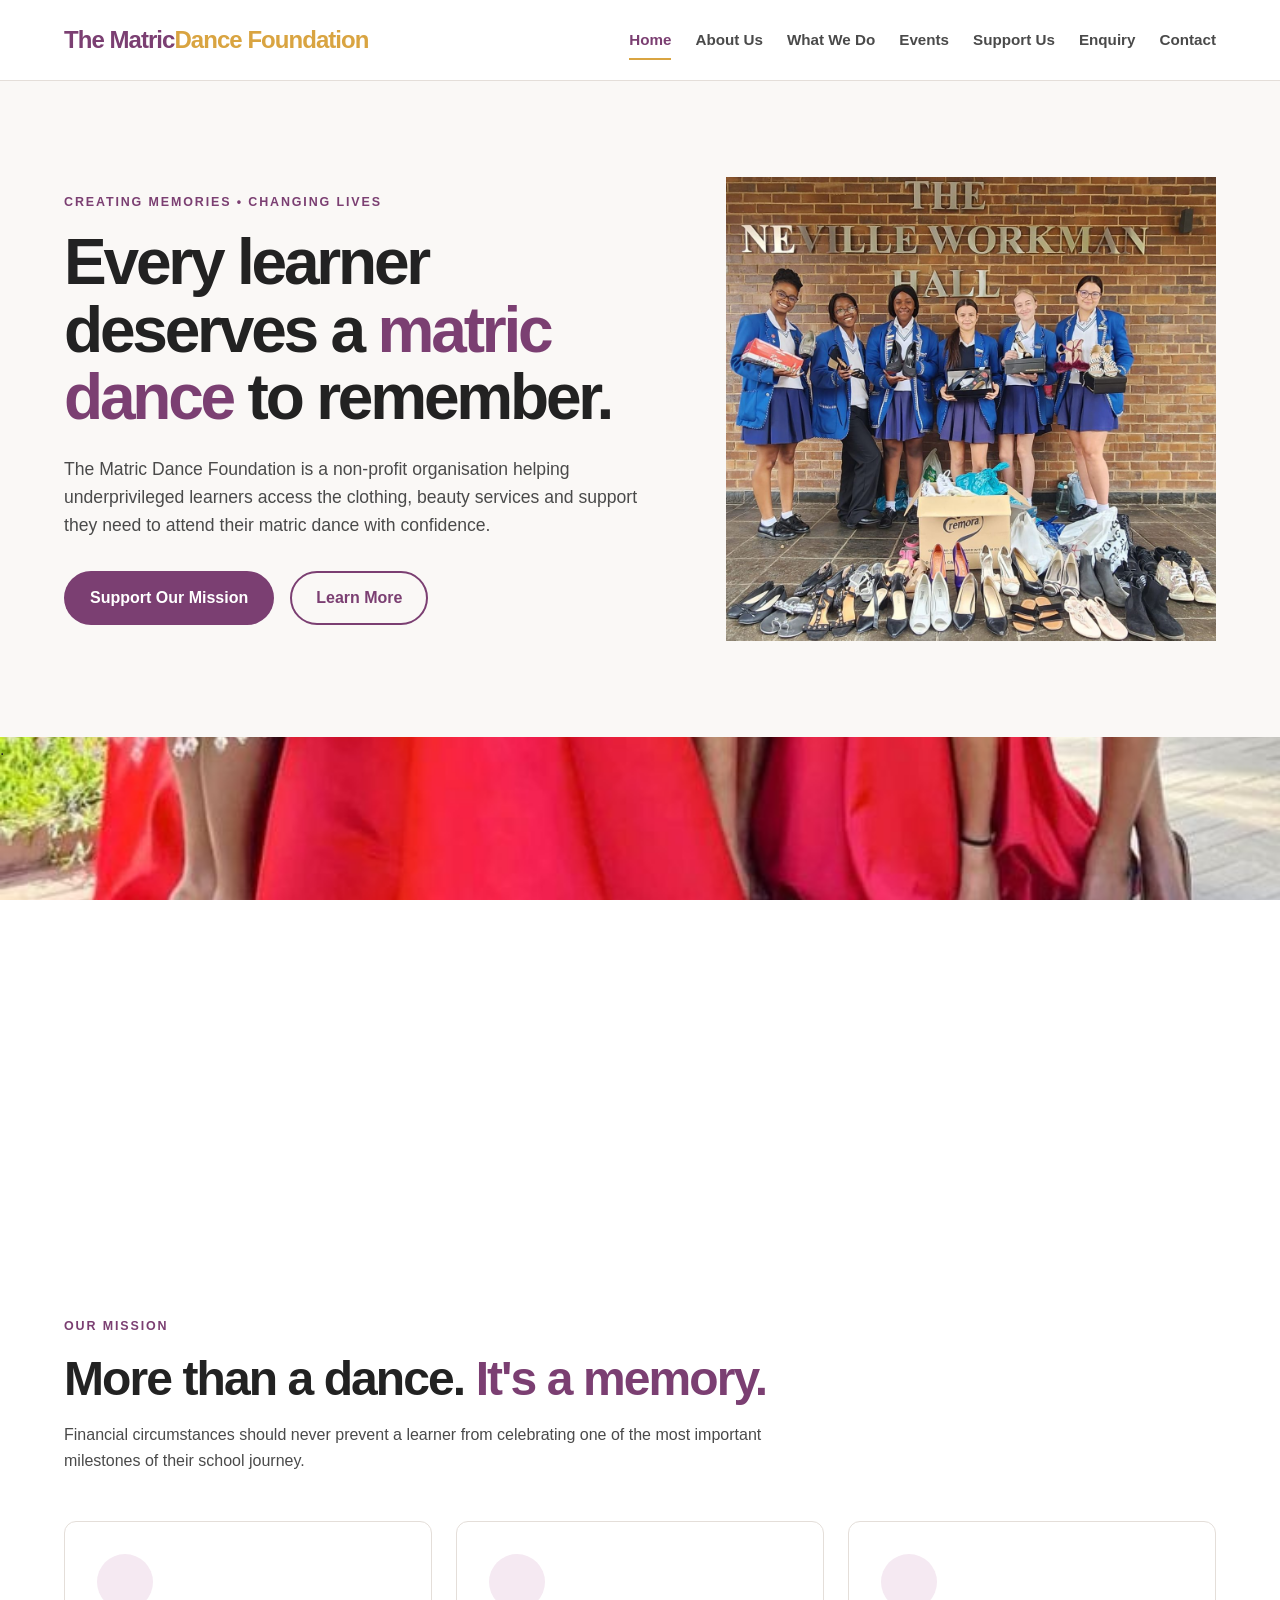
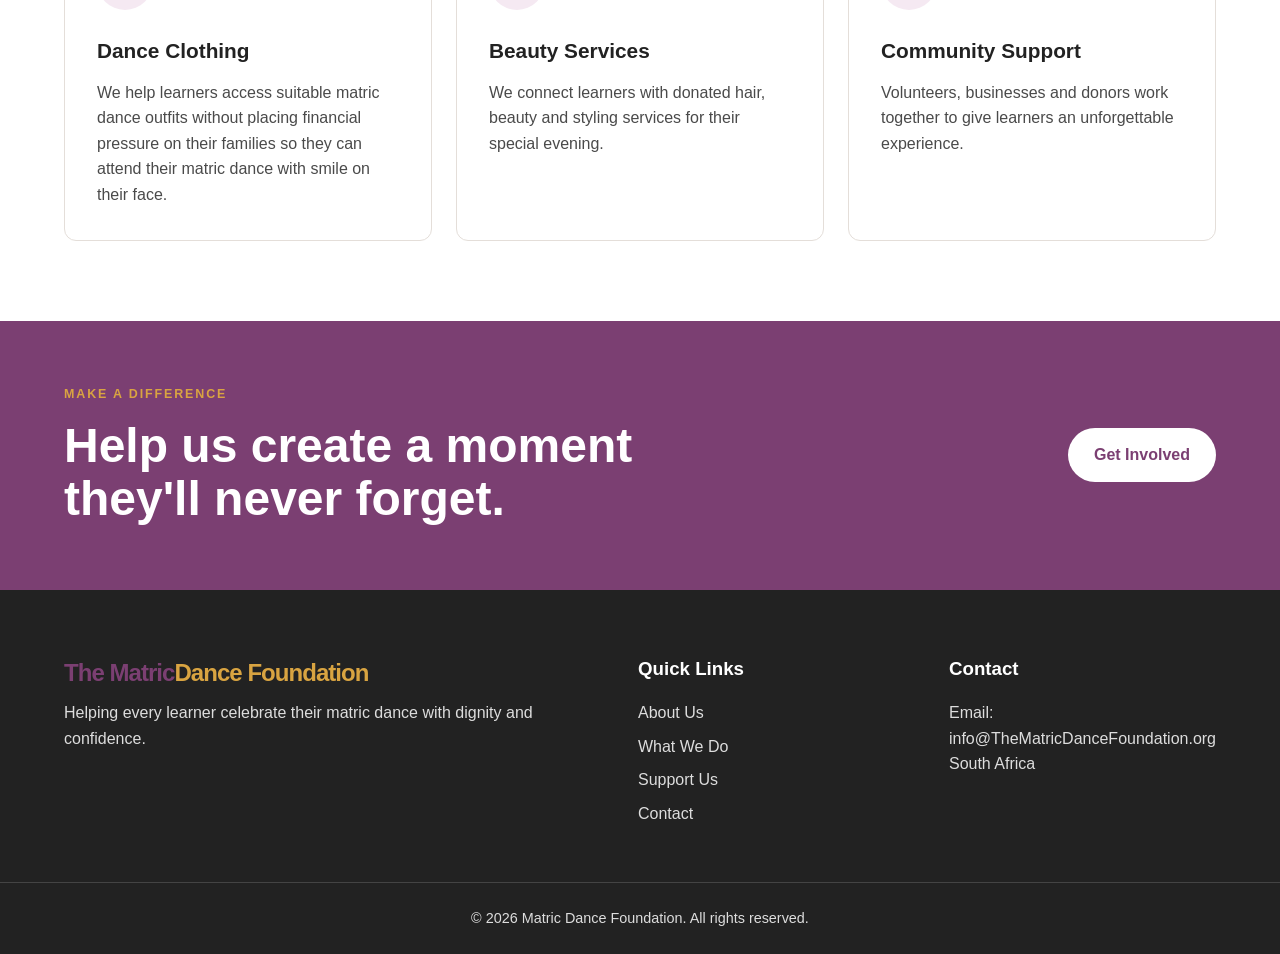
<file: web- developmentL-part3/index.html>
<!DOCTYPE html>
<html lang="en">

<head>
    <meta charset="UTF-8">
    <meta name="viewport" content="width=device-width, initial-scale=1.0">
    <meta name="description"
        content="The Matric Dance Foundation helps underprivileged learners experience a memorable matric dance.">
    <title>The Matric Dance Foundation | Home</title>
    <link rel="stylesheet" href="style.css">
    <meta name="robots" content="index, follow">
    <meta property="og:title" content="The Matric Dance Foundation">
    <meta property="og:type" content="website">
</head>

<body>

    <!-- ================= HEADER ================= -->
    <header class="site-header">
        <div class="container navigation">
            <a href="index.html" class="logo">
                The Matric<span>Dance Foundation</span>
            </a>
            <nav class="main-nav" aria-label="Main navigation">
                <a href="index.html" class="active">Home</a>
                <a href="about.html">About Us</a>
                <a href="service.html">What We Do</a>
                <a href="events.html">Events</a>
                <a href="donate.html">Support Us</a>
                <a href="enquiry.html">Enquiry</a>
                <a href="contact.html">Contact</a>
            </nav>
        </div>
    </header>

    <!-- ================= HERO SECTION ================= -->
    <main>
        <section class="hero">
            <div class="container hero-content">
                <div class="hero-text">
                    <p class="eyebrow">CREATING MEMORIES • CHANGING LIVES</p>
                    <h1>
                        Every learner deserves
                        a <span>matric dance</span>
                        to remember.
                    </h1>
                    <p class="hero-description">
                        The Matric Dance Foundation is a non-profit organisation
                        helping underprivileged learners access the clothing,
                        beauty services and support they need to attend their
                        matric dance with confidence.
                    </p>
                    <div class="hero-buttons">
                        <a href="donate.html" class="btn btn-primary">
                            Support Our Mission
                        </a>
                        <a href="about.html" class="btn btn-secondary">
                            Learn More
                        </a>
                    </div>
                </div>

                <!-- Responsive image -->
                <div class="matric-kids">
                    <picture>
                        <source
                            media="(max-width: 600px)"
                            srcset="images/matric-dance-learners-600.jpg">
                        <source
                            media="(max-width: 1200px)"
                            srcset="images/matric-dance-learners-1000.jpg">
                        <img
                            src="images/matric-dance-learners.jpg" width="1200" height="1138"
                            sizes="(max-width: 600px) 100vw, (max-width: 1200px) 50vw, 600px"
                            alt="Matric students celebrating at their matric dance"
                            loading="lazy">
                    </picture>
                </div>
            </div>
        </section>

        <!-- ================= BACKGROUND IMAGE SECTION ================= -->
        <section class="background-image-section" style="background-image: url('images/background-celebration.jpg'); background-size: cover; background-position: center; background-attachment: fixed; min-height: 500px; width: 100%; margin: 0; padding: 0;">
            <div class="background-overlay">
                <h2></h2>
                <p>.</p>
            </div>
        </section>

        <!-- ================= MISSION ================= -->
        <section class="section">
            <div class="container">
                <div class="section-heading">
                    <p class="eyebrow">OUR MISSION</p>
                    <h2>
                        More than a dance.
                        <span>It's a memory.</span>
                    </h2>
                    <p>
                        Financial circumstances should never prevent a learner
                        from celebrating one of the most important milestones
                        of their school journey.
                    </p>
                </div>

                <div class="feature-grid">
                    <article class="feature-card">
                        <div class="feature-icon"></div>
                        <h3>Dance Clothing</h3>
                        <p>
                            We help learners access suitable matric dance
                            outfits without placing financial pressure on
                            their families so they can attend their matric dance with smile on their face.
                        </p>
                    </article>

                    <article class="feature-card">
                        <div class="feature-icon"></div>
                        <h3>Beauty Services</h3>
                        <p>
                            We connect learners with donated hair, beauty
                            and styling services for their special evening.
                        </p>
                    </article>

                    <article class="feature-card">
                        <div class="feature-icon"></div>
                        <h3>Community Support</h3>
                        <p>
                            Volunteers, businesses and donors work together
                            to give learners an unforgettable experience.
                        </p>
                    </article>
                </div>
            </div>
        </section>

        <!-- ================= CALL TO ACTION ================= -->
        <section class="cta-section">
            <div class="container cta-content">
                <div>
                    <p class="eyebrow">MAKE A DIFFERENCE</p>
                    <h2>
                        Help us create a moment
                        they'll never forget.
                    </h2>
                </div>
                <a href="donate.html" class="btn btn-light">
                    Get Involved
                </a>
            </div>
        </section>
    </main>

    <!-- ================= FOOTER ================= -->
    <footer class="site-footer">
        <div class="container footer-grid">
            <div>
                <a href="index.html" class="logo footer-logo">
                    The Matric<span>Dance Foundation</span>
                </a>
                <p>
                    Helping every learner celebrate their
                    matric dance with dignity and confidence.
                </p>
            </div>

            <div>
                <h3>Quick Links</h3>
                <a href="about.html">About Us</a>
                <a href="service.html">What We Do</a>
                <a href="donate.html">Support Us</a>
                <a href="contact.html">Contact</a>
            </div>

            <div>
                <h3>Contact</h3>
                <p>Email: info@TheMatricDanceFoundation.org</p>
                <p>South Africa</p>
            </div>
        </div>

        <div class="footer-bottom">
            <p>
                &copy; 2026 Matric Dance Foundation.
                All rights reserved.
            </p>
        </div>
    </footer>

    <script src="js/script.js" defer></script>
</body>

</html>
</file>
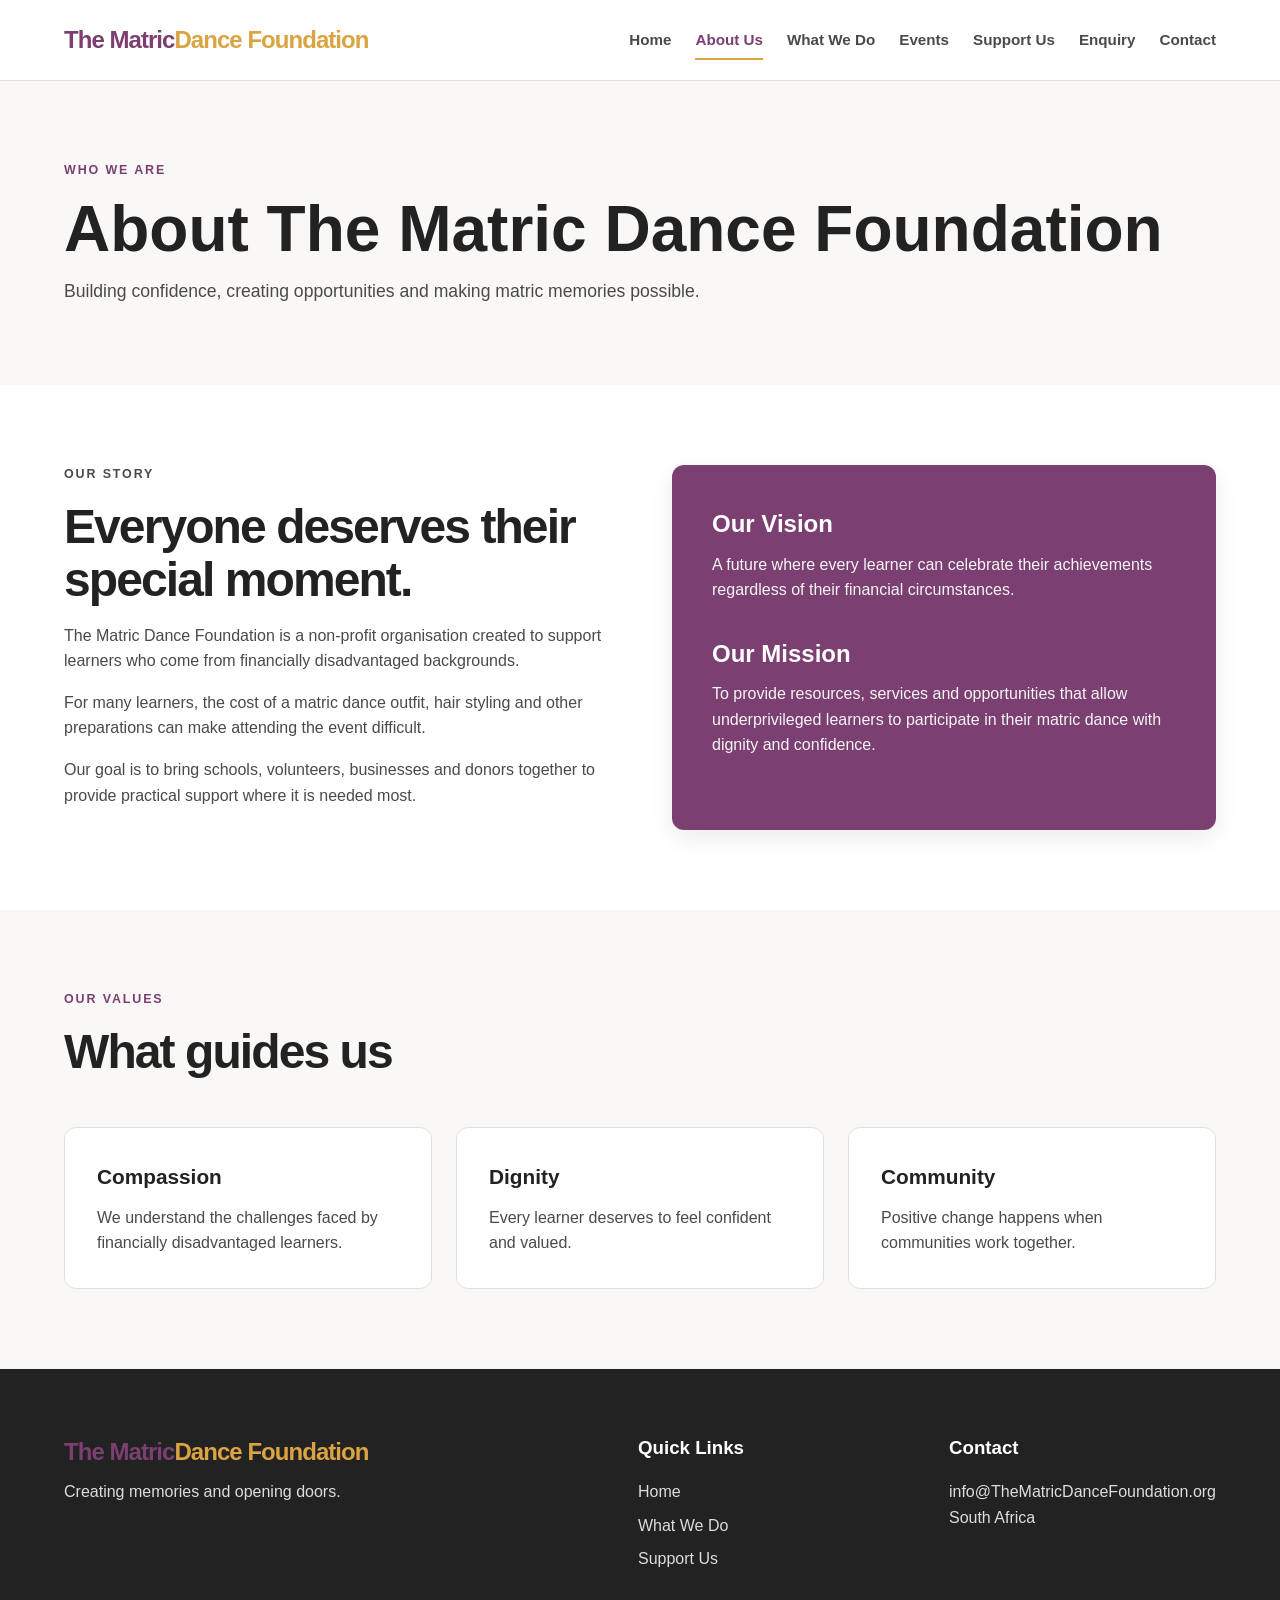
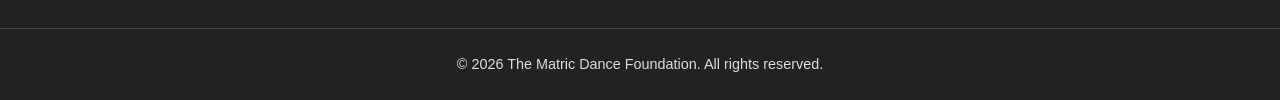
<file: web- developmentL-part3/about.html>
<!DOCTYPE html>
<html lang="en">

<head>

    <meta charset="UTF-8">

    <meta name="viewport" content="width=device-width, initial-scale=1.0">

    <meta name="description"
        content="Learn about The Matric Dance Foundation and our mission.">

    <title>About Us | The Matric Dance Foundation</title>

    <link rel="stylesheet" href="style.css">

    <meta name="robots" content="index, follow">
    <meta property="og:title" content="The Matric Dance Foundation">
    <meta property="og:type" content="website">
</head>

<body>


    <!-- HEADER -->

    <header class="site-header">

        <div class="container navigation">

            <a href="index.html" class="logo">
               The  Matric<span>Dance Foundation</span>
            </a>

            <nav class="main-nav">

                <a href="index.html">Home</a>
                <a href="about.html" class="active">About Us</a>
                <a href="service.html">What We Do</a>
                <a href="events.html">Events</a>
                <a href="donate.html">Support Us</a>
                <a href="enquiry.html">Enquiry</a>
                <a href="contact.html">Contact</a>

            </nav>

        </div>

    </header>


    <main>

        <!-- PAGE HERO -->

        <section class="page-hero">

            <div class="container">

                <p class="eyebrow">WHO WE ARE</p>

                <h1>About  The Matric Dance Foundation</h1>

                <p>
                    Building confidence, creating opportunities
                    and making matric memories possible.
                </p>

            </div>

        </section>


        <!-- ABOUT CONTENT -->

        <section class="section">

            <div class="container two-column">

                <div>

                    <p class="eyebrow">OUR STORY</p>

                    <h2>
                        Everyone deserves
                        their special moment.
                    </h2>

                    <p>
                        The Matric Dance Foundation is a non-profit
                        organisation created to support learners who
                        come from financially disadvantaged backgrounds.
                    </p>

                    <p>
                        For many learners, the cost of a matric dance
                        outfit, hair styling and other preparations can
                        make attending the event difficult.
                    </p>

                    <p>
                        Our goal is to bring schools, volunteers,
                        businesses and donors together to provide
                        practical support where it is needed most.
                    </p>

                </div>


                <div class="about-box">

                    <h3>Our Vision</h3>

                    <p>
                        A future where every learner can celebrate
                        their achievements regardless of their
                        financial circumstances.
                    </p>

                    <h3>Our Mission</h3>

                    <p>
                        To provide resources, services and opportunities
                        that allow underprivileged learners to participate
                        in their matric dance with dignity and confidence.
                    </p>

                </div>

            </div>

        </section>


        <!-- VALUES -->

        <section class="section section-alt">

            <div class="container">

                <div class="section-heading">

                    <p class="eyebrow">OUR VALUES</p>

                    <h2>What guides us</h2>

                </div>


                <div class="feature-grid">

                    <article class="feature-card">

                        <h3>Compassion</h3>

                        <p>
                            We understand the challenges faced by
                            financially disadvantaged learners.
                        </p>

                    </article>


                    <article class="feature-card">

                        <h3>Dignity</h3>

                        <p>
                            Every learner deserves to feel confident
                            and valued.
                        </p>

                    </article>


                    <article class="feature-card">

                        <h3>Community</h3>

                        <p>
                            Positive change happens when communities
                            work together.
                        </p>

                    </article>

                </div>

            </div>

        </section>

    </main>


    <!-- FOOTER -->

    <footer class="site-footer">

        <div class="container footer-grid">

            <div>

                <a href="index.html" class="logo footer-logo">
                   The  Matric<span>Dance Foundation</span>
                </a>

                <p>
                    Creating memories and opening doors.
                </p>

            </div>


            <div>

                <h3>Quick Links</h3>

                <a href="index.html">Home</a>
                <a href="service.html">What We Do</a>
                <a href="donate.html">Support Us</a>

            </div>


            <div>

                <h3>Contact</h3>

                <p>info@TheMatricDanceFoundation.org</p>
                <p>South Africa</p>

            </div>

        </div>


        <div class="footer-bottom">

            <p>
                &copy; 2026 The Matric Dance Foundation.
                All rights reserved.
            </p>

        </div>

    </footer>

    <script src="js/script.js" defer></script>
</body>

</html>
</file>
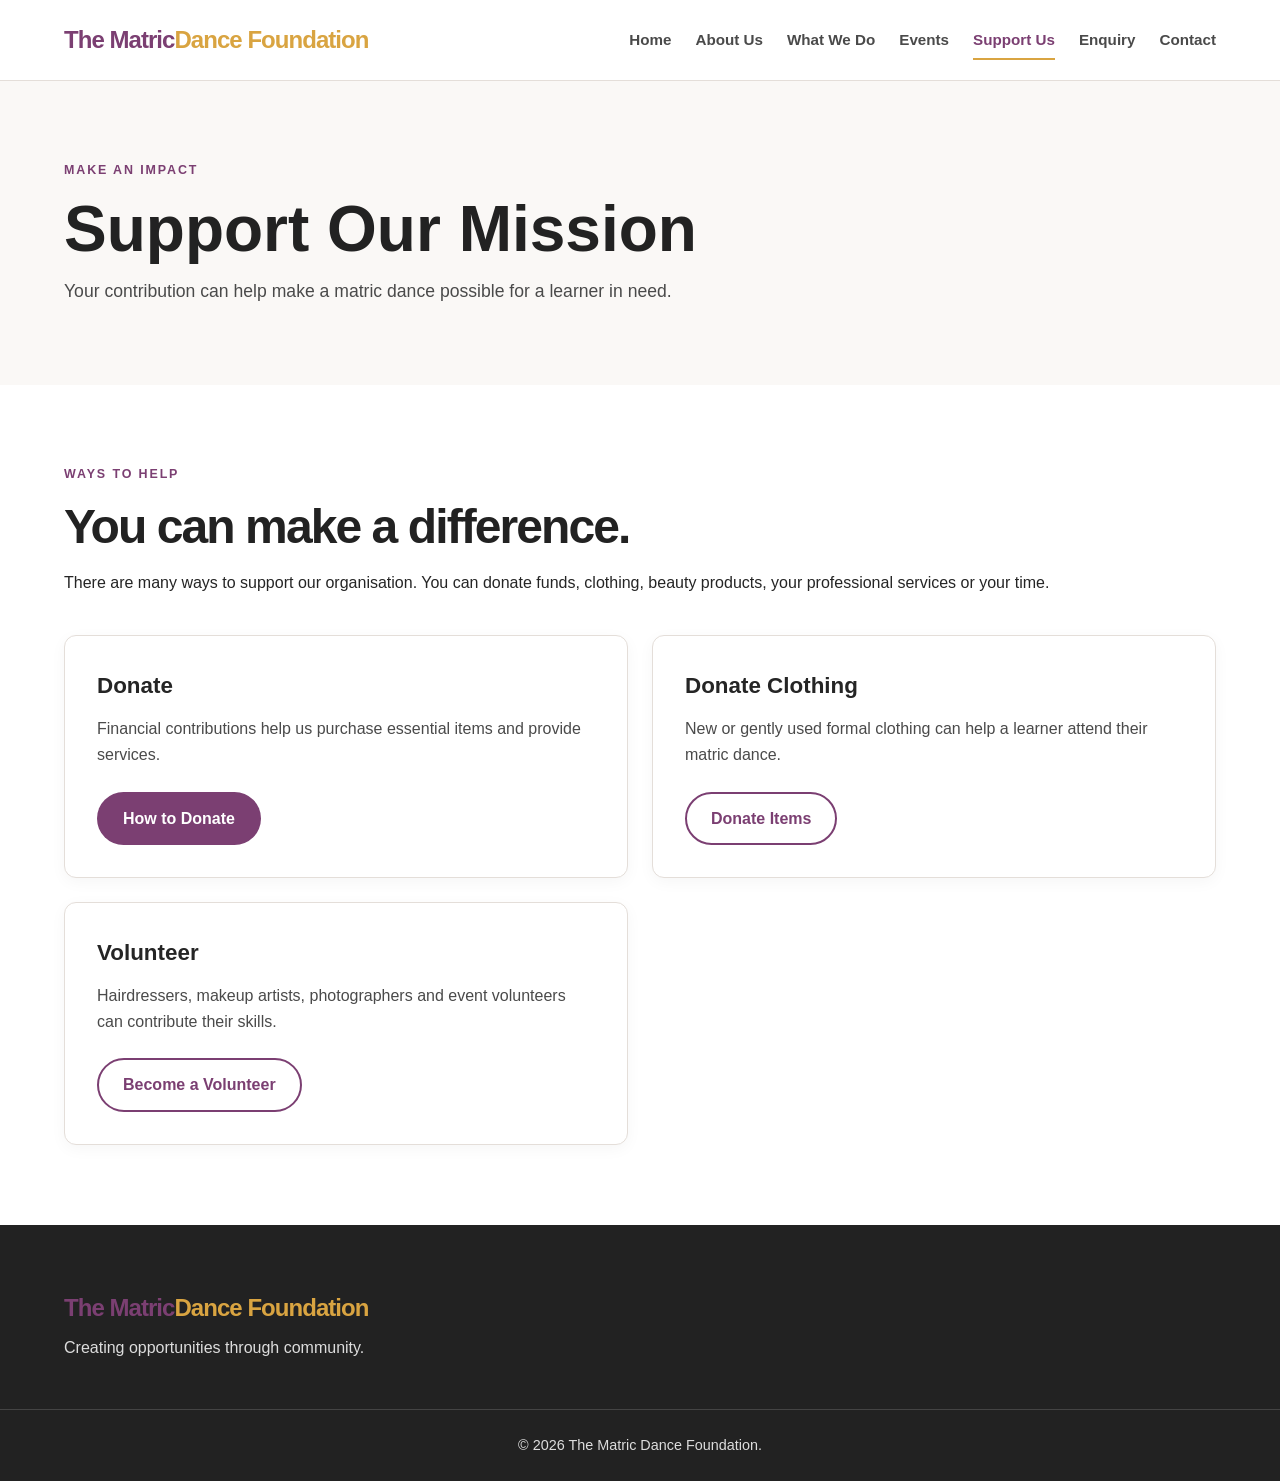
<file: web- developmentL-part3/donate.html>
<!DOCTYPE html>
<html lang="en">

<head>

    <meta charset="UTF-8">

    <meta name="viewport" content="width=device-width, initial-scale=1.0">

    <meta name="description" content="Support The Matric Dance Foundation by donating funds, formal clothing or your professional services for matric learners.">
    <title>Support Us | The Matric Dance Foundation</title>

    <link rel="stylesheet" href="style.css">

    <meta name="robots" content="index, follow">
    <meta property="og:title" content="The Matric Dance Foundation">
    <meta property="og:type" content="website">
</head>

<body>


    <header class="site-header">

        <div class="container navigation">

            <a href="index.html" class="logo">
               The  Matric<span>Dance Foundation</span>
            </a>

            <nav class="main-nav">

                <a href="index.html">Home</a>
                <a href="about.html">About Us</a>
                <a href="service.html">What We Do</a>
                <a href="events.html">Events</a>
                <a href="donate.html" class="active">Support Us</a>
                <a href="enquiry.html">Enquiry</a>
                <a href="contact.html">Contact</a>

            </nav>

        </div>

    </header>


    <main>

        <section class="page-hero">

            <div class="container">

                <p class="eyebrow">MAKE AN IMPACT</p>

                <h1>Support Our Mission</h1>

                <p>
                    Your contribution can help make a matric dance
                    possible for a learner in need.
                </p>

            </div>

        </section>


        <section class="section">

            <div class="container">

                <div class="donation-grid">

                    <div>

                        <p class="eyebrow">WAYS TO HELP</p>

                        <h2>
                            You can make a difference.
                        </h2>

                        <p>
                            There are many ways to support our organisation.
                            You can donate funds, clothing, beauty products,
                            your professional services or your time.
                        </p>

                    </div>


                    <div class="support-card">

                        <h3>Donate</h3>

                        <p>
                            Financial contributions help us purchase
                            essential items and provide services.
                        </p>

                        <button type="button" class="btn btn-primary" data-open-modal>
                            How to Donate
                        </button>

                    </div>


                    <div class="support-card">

                        <h3>Donate Clothing</h3>

                        <p>
                            New or gently used formal clothing can help
                            a learner attend their matric dance.
                        </p>

                        <a href="contact.html" class="btn btn-secondary">
                            Donate Items
                        </a>

                    </div>


                    <div class="support-card">

                        <h3>Volunteer</h3>

                        <p>
                            Hairdressers, makeup artists, photographers
                            and event volunteers can contribute their skills.
                        </p>

                        <a href="contact.html" class="btn btn-secondary">
                            Become a Volunteer
                        </a>

                    </div>

                </div>

            </div>

        </section>

    <div id="donate-modal" class="modal" hidden role="dialog" aria-modal="true" aria-label="How to donate"><div class="modal-box"><button class="modal-close" aria-label="Close">&times;</button><h3>How to donate</h3><p>Use the Enquiry page to tell us how much you would like to give and we will email our banking details and a donation receipt.</p><p><a href="enquiry.html" class="btn btn-primary">Go to Enquiry</a></p></div></div>
</main>


    <footer class="site-footer">

        <div class="container footer-grid">

            <div>

                <a href="index.html" class="logo footer-logo">
                    The Matric<span>Dance Foundation</span>
                </a>

                <p>
                    Creating opportunities through community.
                </p>

            </div>

        </div>


        <div class="footer-bottom">

            <p>
                &copy; 2026 The Matric Dance Foundation.
            </p>

        </div>

    </footer>

    <script src="js/script.js" defer></script>
</body>

</html>
</file>
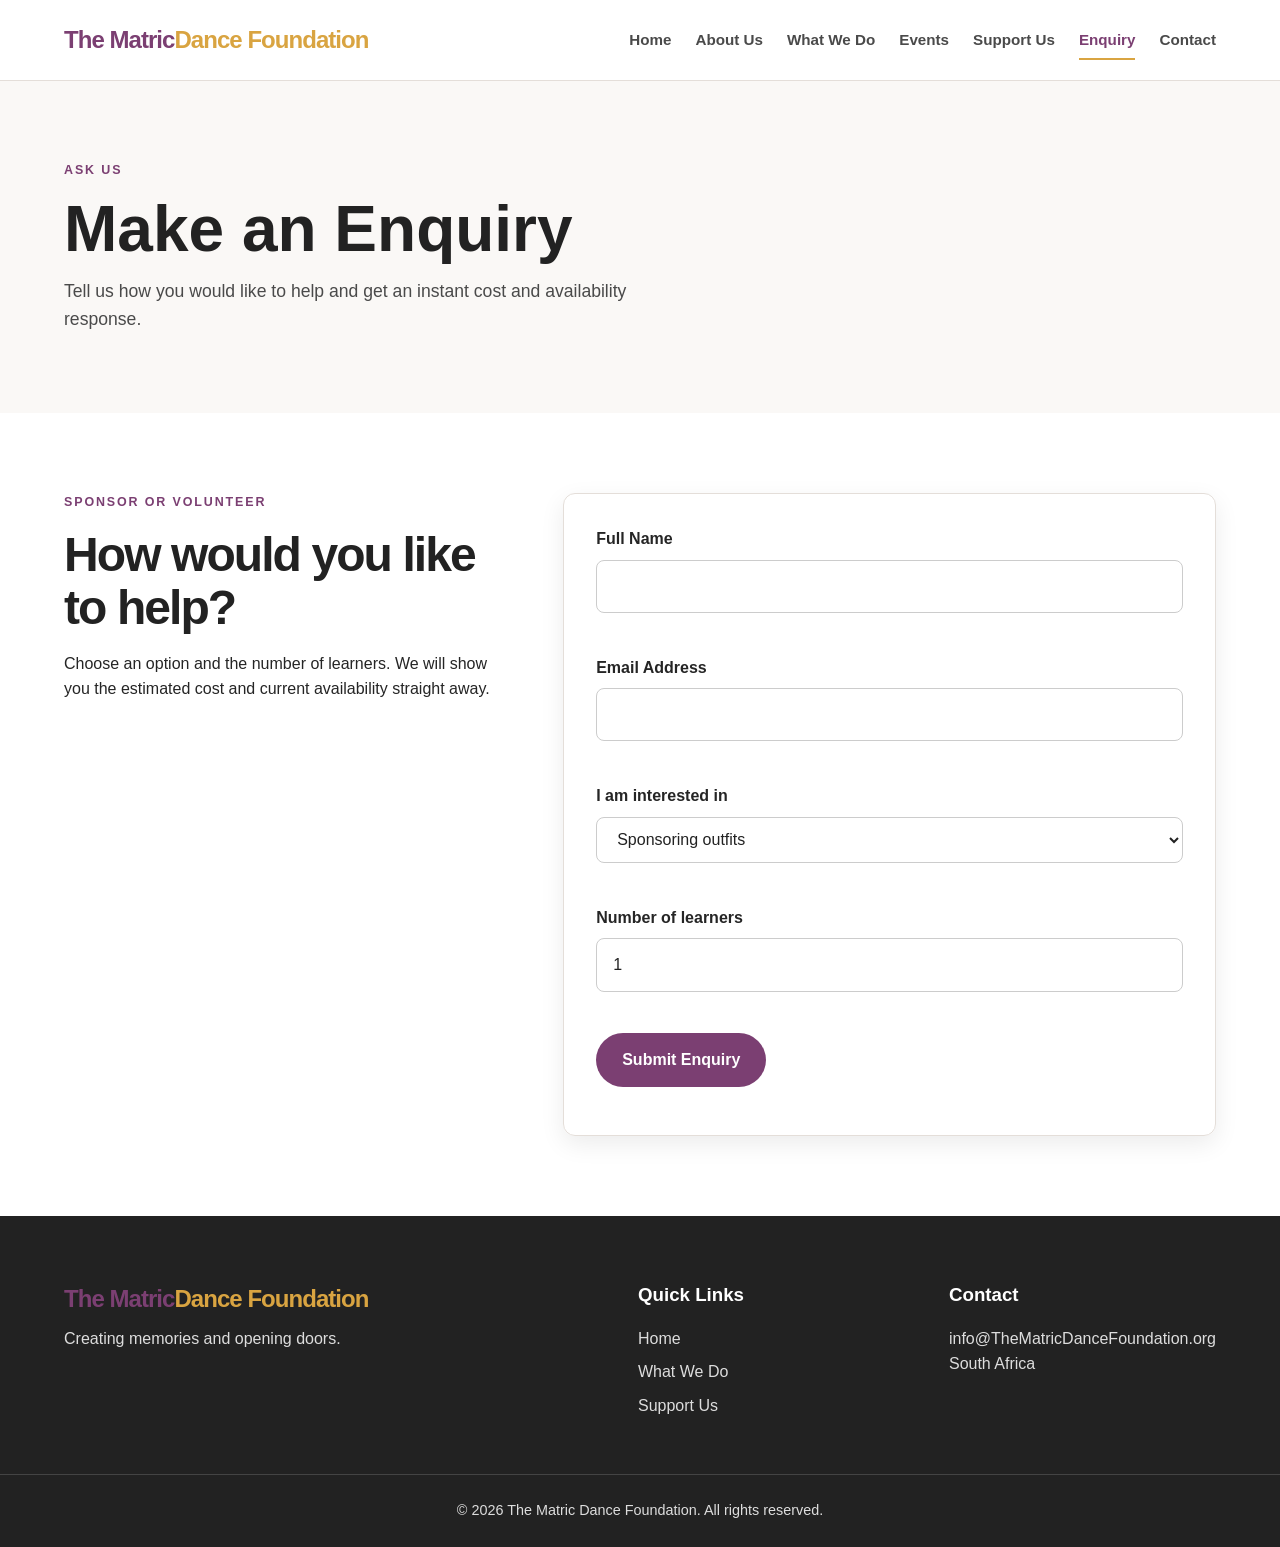
<file: web- developmentL-part3/enquiry.html>
<!DOCTYPE html>
<html lang="en">

<head>

    <meta charset="UTF-8">

    <meta name="viewport" content="width=device-width, initial-scale=1.0">

    <meta name="description" content="Enquire about sponsoring a learner, outfit or beauty package, or volunteering with The Matric Dance Foundation and get an instant estimate.">

    <title>Enquiry | The Matric Dance Foundation</title>

    <link rel="stylesheet" href="style.css">

    <meta name="robots" content="index, follow">
    <meta property="og:title" content="The Matric Dance Foundation">
    <meta property="og:type" content="website">
</head>

<body>


    <!-- HEADER -->

    <header class="site-header">

        <div class="container navigation">

            <a href="index.html" class="logo">
               The  Matric<span>Dance Foundation</span>
            </a>

            <nav class="main-nav">

                <a href="index.html">Home</a>
                <a href="about.html">About Us</a>
                <a href="service.html">What We Do</a>
                <a href="events.html">Events</a>
                <a href="donate.html">Support Us</a>
                <a href="enquiry.html" class="active">Enquiry</a>
                <a href="contact.html">Contact</a>

            </nav>

        </div>

    </header>


    <main>
<section class="page-hero"><div class="container"><p class="eyebrow">ASK US</p><h1>Make an Enquiry</h1><p>Tell us how you would like to help and get an instant cost and availability response.</p></div></section>
<section class="section"><div class="container contact-grid">
<div><p class="eyebrow">SPONSOR OR VOLUNTEER</p><h2>How would you like to help?</h2>
<p>Choose an option and the number of learners. We will show you the estimated cost and current availability straight away.</p></div>
<form class="contact-form" id="enquiry-form" data-ajax="Enquiry" novalidate>
<div class="form-group"><label for="name">Full Name</label><input type="text" id="name" name="name" data-rule="name" autocomplete="name"><div class="error" role="alert"></div></div>
<div class="form-group"><label for="email">Email Address</label><input type="email" id="email" name="email" data-rule="email" autocomplete="email"><div class="error" role="alert"></div></div>
<div class="form-group"><label for="topic">I am interested in</label><select id="topic" name="topic" data-rule="select"><option value="outfit">Sponsoring outfits</option><option value="beauty">Sponsoring hair &amp; beauty</option><option value="sponsor">Sponsoring a full learner</option><option value="volunteer">Volunteering</option></select><div class="error" role="alert"></div></div>
<div class="form-group"><label for="learners">Number of learners</label><input type="number" id="learners" name="learners" min="1" max="500" value="1" data-rule="number"><div class="error" role="alert"></div></div>
<button type="submit" class="btn btn-primary">Submit Enquiry</button>
<p class="form-status" aria-live="polite"></p>
<div id="quote" hidden></div>
</form></div></section>
</main>


    <!-- FOOTER -->

    <footer class="site-footer">

        <div class="container footer-grid">

            <div>

                <a href="index.html" class="logo footer-logo">
                   The  Matric<span>Dance Foundation</span>
                </a>

                <p>
                    Creating memories and opening doors.
                </p>

            </div>


            <div>

                <h3>Quick Links</h3>

                <a href="index.html">Home</a>
                <a href="service.html">What We Do</a>
                <a href="donate.html">Support Us</a>

            </div>


            <div>

                <h3>Contact</h3>

                <p>info@TheMatricDanceFoundation.org</p>
                <p>South Africa</p>

            </div>

        </div>


        <div class="footer-bottom">

            <p>
                &copy; 2026 The Matric Dance Foundation.
                All rights reserved.
            </p>

        </div>

    </footer>

    <script src="js/script.js" defer></script>
</body>

</html>
</file>
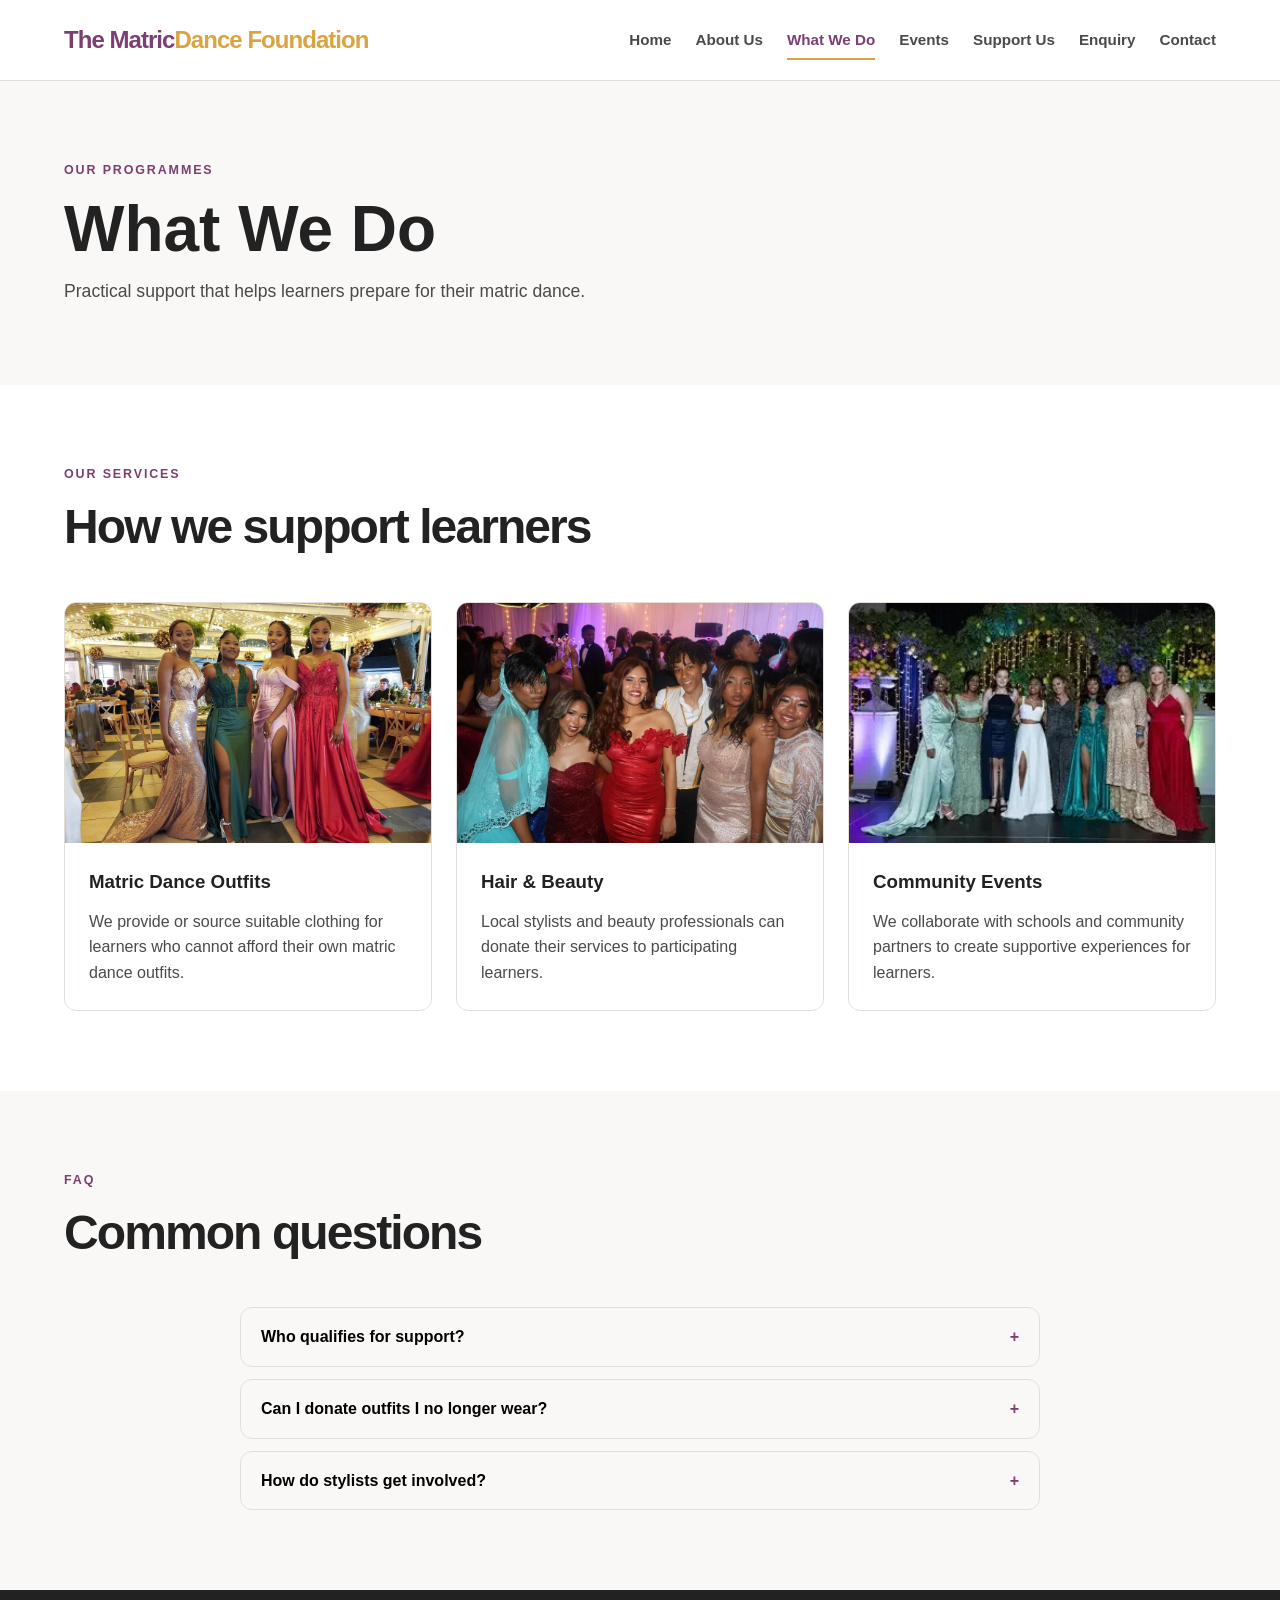
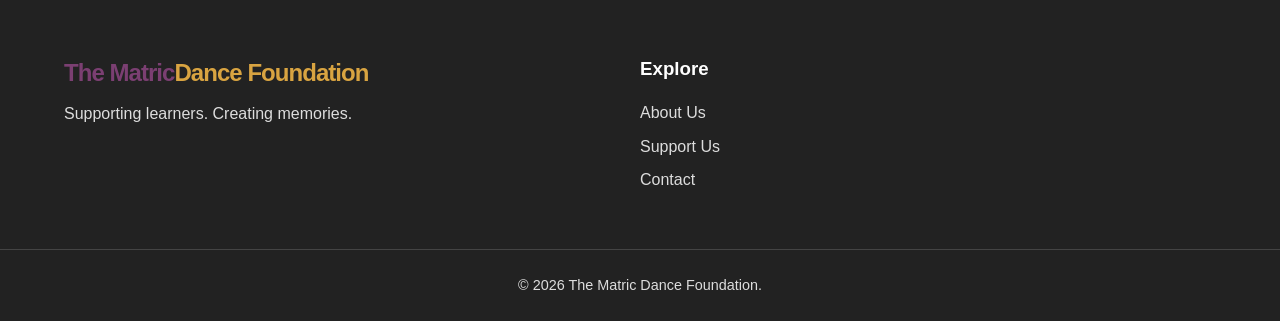
<file: web- developmentL-part3/service.html>
<!DOCTYPE html>
<html lang="en">

<head>

    <meta charset="UTF-8">

    <meta name="viewport" content="width=device-width, initial-scale=1.0">

    <meta name="description" content="Matric dance outfits, hair and beauty services and community events provided by The Matric Dance Foundation for learners in need.">
    <title>What We Do | The Matric Dance Foundation</title>

    <link rel="stylesheet" href="style.css">

    <meta name="robots" content="index, follow">
    <meta property="og:title" content="The Matric Dance Foundation">
    <meta property="og:type" content="website">
</head>

<body>


    <header class="site-header">

        <div class="container navigation">

            <a href="index.html" class="logo">
                 The Matric<span>Dance Foundation</span>
            </a>

            <nav class="main-nav">

                <a href="index.html">Home</a>
                <a href="about.html">About Us</a>
                <a href="service.html" class="active">What We Do</a>
                <a href="events.html">Events</a>
                <a href="donate.html">Support Us</a>
                <a href="enquiry.html">Enquiry</a>
                <a href="contact.html">Contact</a>

            </nav>

        </div>

    </header>


    <main>

        <section class="page-hero">

            <div class="container">

                <p class="eyebrow">OUR PROGRAMMES</p>

                <h1>What We Do</h1>

                <p>
                    Practical support that helps learners prepare
                    for their matric dance.
                </p>

            </div>

        </section>


        <section class="section">

            <div class="container">

                <div class="section-heading">

                    <p class="eyebrow">OUR SERVICES</p>

                    <h2>How we support learners</h2>

                </div>


                <div class="service-grid">

                    <article class="service-card">

                        <img
                            src="images/matric-dance-outfits.jpg"
                            alt="Learner preparing for a matric dance"
                            loading="lazy">

                        <div class="service-content">

                            <h3>Matric Dance Outfits</h3>

                            <p>
                                We provide or source suitable clothing
                                for learners who cannot afford their own
                                matric dance outfits.
                            </p>

                        </div>

                    </article>


                    <article class="service-card">

                        <img
                            src="images/hair-styling-service.jpg"
                            alt="Hair styling service"
                            loading="lazy">

                        <div class="service-content">

                            <h3>Hair & Beauty</h3>

                            <p>
                                Local stylists and beauty professionals
                                can donate their services to participating
                                learners.
                            </p>

                        </div>

                    </article>


                    <article class="service-card">

                        <img
                            src="images/community-event.webp"
                            alt="Students celebrating together"
                            loading="lazy">

                        <div class="service-content">

                            <h3>Community Events</h3>

                            <p>
                                We collaborate with schools and community
                                partners to create supportive experiences
                                for learners.
                            </p>

                        </div>

                    </article>

                </div>

            </div>

        </section>

    <section class="section section-alt"><div class="container"><div class="section-heading"><p class="eyebrow">FAQ</p><h2>Common questions</h2></div><div class="accordion">
<button class="accordion-btn" aria-expanded="false">Who qualifies for support?</button><div class="accordion-panel" hidden>Matric learners from financially disadvantaged backgrounds, referred by their school or community.</div>
<button class="accordion-btn" aria-expanded="false">Can I donate outfits I no longer wear?</button><div class="accordion-panel" hidden>Yes. New or gently used formal wear is welcome. Use the contact form to arrange a drop-off.</div>
<button class="accordion-btn" aria-expanded="false">How do stylists get involved?</button><div class="accordion-panel" hidden>Send an enquiry and tell us your services and availability. We match you to a learner near you.</div>
</div></div></section>
</main>


    <footer class="site-footer">

        <div class="container footer-grid">

            <div>

                <a href="index.html" class="logo footer-logo">
                    The Matric<span>Dance Foundation</span>
                </a>

                <p>
                    Supporting learners. Creating memories.
                </p>

            </div>

            <div>

                <h3>Explore</h3>

                <a href="about.html">About Us</a>
                <a href="donate.html">Support Us</a>
                <a href="contact.html">Contact</a>

            </div>

        </div>


        <div class="footer-bottom">

            <p>
                &copy; 2026 The Matric Dance Foundation.
            </p>

        </div>

    </footer>

    <script src="js/script.js" defer></script>
</body>

</html>
</file>
<file: web- developmentL-part3/style.css>
/* =========================================================
   MATRIC MOMENTS FOUNDATION
   Main External Stylesheet

   This stylesheet is linked to all HTML pages.

   CSS concepts demonstrated:
   - CSS Reset
   - Element selectors
   - Class selectors
   - Descendant selectors
   - Flexbox
   - CSS Grid
   - Relative units
   - Hover and focus pseudo-classes
   - Media queries
   - Responsive images
   - Desktop, tablet and mobile layouts
   ========================================================= */


/* =========================================================
   1. CSS RESET
   Removes browser default spacing and creates consistency.
   ========================================================= */

* {
    margin: 0;
    padding: 0;
    box-sizing: border-box;
}


html {
    scroll-behavior: smooth;
}


body {
    font-family: Arial, Helvetica, sans-serif;
    font-size: 1rem;
    line-height: 1.6;
    color: #252525;
    background-color: #ffffff;
}


/* Remove default link styling */

a {
    color: inherit;
    text-decoration: none;
}


/* Make images responsive */

img {
    display: block;
    max-width: 100%;
    height: auto;
}


/* Form elements inherit the website font */

button,
input,
textarea,
select {
    font: inherit;
}


/* =========================================================
   2. COLOUR VARIABLES
   CSS variables make the website easier to maintain.
   ========================================================= */

:root {

    --primary: #7b3f72;
    --primary-dark: #572b50;
    --secondary: #d9a441;

    --dark: #222222;
    --light: #faf8f6;
    --white: #ffffff;

    --text: #4a4a4a;
    --border: #e4ded9;

    --shadow: 0 0.5rem 1.5rem rgba(0, 0, 0, 0.08);

    --radius: 0.75rem;

}


/* =========================================================
   3. REUSABLE CONTAINER
   Uses percentage width for responsiveness.
   ========================================================= */

.container {
    width: 90%;
    max-width: 75rem;
    margin: 0 auto;
}


/* =========================================================
   4. HEADER
   Flexbox is used for navigation layout.
   ========================================================= */

.site-header {
    background-color: var(--white);
    border-bottom: 1px solid var(--border);

    position: sticky;
    top: 0;
    z-index: 1000;
}


.navigation {
    min-height: 5rem;

    display: flex;
    justify-content: space-between;
    align-items: center;

    gap: 2rem;
}


/* Logo */

.logo {
    font-size: 1.5rem;
    font-weight: 800;
    letter-spacing: -0.04em;
    color: var(--primary);
}


.logo span {
    color: var(--secondary);
}


/* Navigation */

.main-nav {
    display: flex;
    align-items: center;
    gap: 1.5rem;
}


.main-nav a {
    position: relative;

    font-size: 0.95rem;
    font-weight: 600;

    color: var(--text);

    padding: 0.5rem 0;
}


/* Navigation hover effect */

.main-nav a:hover {
    color: var(--primary);
}


/* Keyboard accessibility */

.main-nav a:focus-visible,
.btn:focus-visible,
input:focus-visible,
textarea:focus-visible,
select:focus-visible {
    outline: 3px solid var(--secondary);
    outline-offset: 3px;
}


/* Active navigation item */

.main-nav a.active {
    color: var(--primary);
}


/* Underline active page */

.main-nav a.active::after {
    content: "";

    position: absolute;
    left: 0;
    bottom: 0;

    width: 100%;
    height: 2px;

    background-color: var(--secondary);
}


/* =========================================================
   5. HERO SECTION
   CSS Grid creates a two-column desktop layout.
   ========================================================= */

.hero {
    background-color: var(--light);

    padding: 6rem 0;
}


.hero-content {
    display: grid;

    grid-template-columns: 1.1fr 0.9fr;

    align-items: center;

    gap: 4rem;
}


.eyebrow {
    color: var(--primary);

    font-size: 0.78rem;
    font-weight: 800;

    letter-spacing: 0.15em;

    margin-bottom: 1rem;
}


.hero h1 {
    max-width: 45rem;

    font-size: clamp(2.5rem, 5vw, 4.5rem);

    line-height: 1.05;

    letter-spacing: -0.05em;

    color: var(--dark);

    margin-bottom: 1.5rem;
}


.hero h1 span {
    color: var(--primary);
}


.hero-description {
    max-width: 38rem;

    color: var(--text);

    font-size: 1.1rem;

    margin-bottom: 2rem;
}


/* Hero image */

.hero-image img {
    width: 100%;

    aspect-ratio: 4 / 5;

    object-fit: cover;

    border-radius: 1.5rem;

    box-shadow: var(--shadow);
}


/* =========================================================
   6. BUTTONS
   ========================================================= */

.hero-buttons {
    display: flex;

    align-items: center;

    gap: 1rem;

    flex-wrap: wrap;
}


.btn {
    display: inline-flex;

    justify-content: center;
    align-items: center;

    min-height: 3rem;

    padding: 0.75rem 1.5rem;

    border-radius: 999px;

    font-weight: 700;

    border: 2px solid transparent;

    transition:
        transform 0.2s ease,
        background-color 0.2s ease,
        color 0.2s ease;
}


.btn:hover {
    transform: translateY(-2px);
}


.btn-primary {
    background-color: var(--primary);
    color: var(--white);
}


.btn-primary:hover {
    background-color: var(--primary-dark);
}


.btn-secondary {
    border-color: var(--primary);
    color: var(--primary);
    background-color: transparent;
}


.btn-secondary:hover {
    background-color: var(--primary);
    color: var(--white);
}


.btn-light {
    background-color: var(--white);
    color: var(--primary);
}


/* =========================================================
   7. GENERAL SECTIONS
   ========================================================= */

.section {
    padding: 5rem 0;
}


.section-alt {
    background-color: var(--light);
}


.section-heading {
    max-width: 45rem;

    margin-bottom: 3rem;
}


.section-heading h2,
.two-column h2,
.contact-grid h2,
.donation-grid h2 {
    color: var(--dark);

    font-size: clamp(2rem, 4vw, 3rem);

    line-height: 1.1;

    letter-spacing: -0.04em;

    margin-bottom: 1rem;
}


.section-heading h2 span {
    color: var(--primary);
}


.section-heading > p:last-child {
    color: var(--text);
}


/* =========================================================
   8. FEATURE GRID
   CSS Grid creates three columns on desktop.
   ========================================================= */

.feature-grid {
    display: grid;

    grid-template-columns: repeat(3, 1fr);

    gap: 1.5rem;
}


.feature-card {
    background-color: var(--white);

    border: 1px solid var(--border);

    border-radius: var(--radius);

    padding: 2rem;

    transition:
        transform 0.2s ease,
        box-shadow 0.2s ease;
}


.feature-card:hover {
    transform: translateY(-0.4rem);

    box-shadow: var(--shadow);
}


.feature-icon {
    width: 3.5rem;
    height: 3.5rem;

    display: grid;
    place-items: center;

    background-color: #f5e9f2;

    border-radius: 50%;

    font-size: 1.5rem;

    margin-bottom: 1.5rem;
}


.feature-card h3 {
    font-size: 1.3rem;

    margin-bottom: 0.75rem;

    color: var(--dark);
}


.feature-card p {
    color: var(--text);
}


/* =========================================================
   9. CTA SECTION
   ========================================================= */

.cta-section {
    background-color: var(--primary);

    color: var(--white);

    padding: 4rem 0;
}


.cta-content {
    display: flex;

    justify-content: space-between;

    align-items: center;

    gap: 2rem;
}


.cta-section .eyebrow {
    color: var(--secondary);
}


.cta-section h2 {
    max-width: 40rem;

    font-size: clamp(2rem, 4vw, 3rem);

    line-height: 1.1;
}


/* =========================================================
   10. FOOTER
   ========================================================= */

.site-footer {
    background-color: var(--dark);

    color: #dddddd;

    padding-top: 4rem;
}


.footer-grid {
    display: grid;

    grid-template-columns: 2fr 1fr 1fr;

    gap: 3rem;

    padding-bottom: 3rem;
}


.footer-logo {
    display: inline-block;

    margin-bottom: 1rem;
}


.site-footer h3 {
    color: var(--white);

    margin-bottom: 1rem;
}


.site-footer a {
    display: block;

    margin-bottom: 0.5rem;
}


.site-footer a:hover {
    color: var(--secondary);
}


.footer-bottom {
    border-top: 1px solid #444444;

    text-align: center;

    padding: 1.5rem;

    font-size: 0.9rem;
}


/* =========================================================
   11. PAGE HERO
   Used on About, Services, Donate and Contact pages.
   ========================================================= */

.page-hero {
    background-color: var(--light);

    padding: 5rem 0;
}


.page-hero h1 {
    font-size: clamp(2.5rem, 5vw, 4rem);

    line-height: 1;

    color: var(--dark);

    margin-bottom: 1rem;
}


.page-hero p:last-child {
    max-width: 40rem;

    font-size: 1.1rem;

    color: var(--text);
}


/* =========================================================
   12. TWO COLUMN CONTENT
   ========================================================= */

.two-column {
    display: grid;

    grid-template-columns: 1fr 1fr;

    gap: 4rem;

    align-items: start;
}


.two-column p {
    margin-bottom: 1rem;

    color: var(--text);
}


.about-box {
    background-color: var(--primary);

    color: var(--white);

    padding: 2.5rem;

    border-radius: var(--radius);

    box-shadow: var(--shadow);
}


.about-box h3 {
    font-size: 1.5rem;

    margin-bottom: 0.5rem;
}


.about-box p {
    color: #f5f5f5;

    margin-bottom: 2rem;
}


/* =========================================================
   13. SERVICE CARDS
   ========================================================= */

.service-grid {
    display: grid;

    grid-template-columns: repeat(3, 1fr);

    gap: 1.5rem;
}


.service-card {
    background-color: var(--white);

    border: 1px solid var(--border);

    border-radius: var(--radius);

    overflow: hidden;

    transition:
        transform 0.2s ease,
        box-shadow 0.2s ease;
}


.service-card:hover {
    transform: translateY(-0.4rem);

    box-shadow: var(--shadow);
}


.service-card img {
    width: 100%;

    height: 15rem;

    object-fit: cover;
}


.service-content {
    padding: 1.5rem;
}


.service-content h3 {
    margin-bottom: 0.75rem;

    color: var(--dark);
}


.service-content p {
    color: var(--text);
}


/* =========================================================
   14. DONATION PAGE
   ========================================================= */

.donation-grid {
    display: grid;

    grid-template-columns: repeat(2, 1fr);

    gap: 1.5rem;
}


.donation-grid > div:first-child {
    grid-column: 1 / -1;

    margin-bottom: 1rem;
}


.support-card {
    padding: 2rem;

    border: 1px solid var(--border);

    border-radius: var(--radius);

    background-color: var(--white);

    box-shadow: 0 0.25rem 1rem rgba(0, 0, 0, 0.04);
}


.support-card h3 {
    font-size: 1.4rem;

    margin-bottom: 0.75rem;
}


.support-card p {
    color: var(--text);

    margin-bottom: 1.5rem;
}


/* =========================================================
   15. CONTACT PAGE
   ========================================================= */

.contact-grid {
    display: grid;

    grid-template-columns: 0.8fr 1.2fr;

    gap: 4rem;
}


.contact-details {
    margin-top: 2rem;

    padding: 1.5rem;

    border-left: 4px solid var(--secondary);

    background-color: var(--light);
}


.contact-form {
    padding: 2rem;

    border: 1px solid var(--border);

    border-radius: var(--radius);

    box-shadow: var(--shadow);
}


.form-group {
    margin-bottom: 1.25rem;
}


.form-group label {
    display: block;

    font-weight: 700;

    margin-bottom: 0.5rem;
}


.form-group input,
.form-group textarea,
.form-group select {
    width: 100%;

    padding: 0.8rem 1rem;

    border: 1px solid #cccccc;

    border-radius: 0.5rem;

    background-color: var(--white);

    color: var(--dark);
}


/* Input focus state */

.form-group input:focus,
.form-group textarea:focus,
.form-group select:focus {
    border-color: var(--primary);

    outline: none;

    box-shadow: 0 0 0 3px rgba(123, 63, 114, 0.12);
}


.form-group textarea {
    resize: vertical;
}


/* =========================================================
   16. TABLET BREAKPOINT
   900px and below
   ========================================================= */

@media (max-width: 56.25rem) {

    .navigation {
        flex-direction: column;

        justify-content: center;

        padding: 1rem 0;
    }


    .main-nav {
        flex-wrap: wrap;

        justify-content: center;

        gap: 0.8rem 1.25rem;
    }


    .hero {
        padding: 4rem 0;
    }


    .hero-content {
        grid-template-columns: 1fr;

        gap: 3rem;
    }


    .hero-image {
        max-width: 40rem;

        margin: 0 auto;
    }


    .feature-grid,
    .service-grid {
        grid-template-columns: repeat(2, 1fr);
    }


    .two-column,
    .contact-grid {
        grid-template-columns: 1fr;

        gap: 2.5rem;
    }


    .footer-grid {
        grid-template-columns: repeat(2, 1fr);
    }


    .cta-content {
        flex-direction: column;

        align-items: flex-start;
    }

}


/* =========================================================
   17. MOBILE BREAKPOINT
   600px and below
   ========================================================= */

@media (max-width: 37.5rem) {

    body {
        font-size: 0.95rem;
    }


    .container {
        width: 92%;
    }


    .navigation {
        align-items: center;
    }


    .logo {
        font-size: 1.35rem;
    }


    .main-nav {
        width: 100%;

        gap: 0.5rem 1rem;
    }


    .main-nav a {
        font-size: 0.85rem;
    }


    .hero {
        padding: 3rem 0;
    }


    .hero h1 {
        font-size: 2.5rem;
    }


    .hero-description {
        font-size: 1rem;
    }


    .hero-buttons {
        flex-direction: column;

        align-items: stretch;
    }


    .btn {
        width: 100%;
    }


    .section {
        padding: 3.5rem 0;
    }


    .feature-grid,
    .service-grid,
    .donation-grid,
    .footer-grid {
        grid-template-columns: 1fr;
    }


    .donation-grid > div:first-child {
        grid-column: auto;
    }


    .page-hero {
        padding: 3.5rem 0;
    }


    .page-hero h1 {
        font-size: 2.5rem;
    }


    .contact-form {
        padding: 1.5rem;
    }


    .footer-grid {
        gap: 2rem;
    }

}


/* =========================================================
   18. REDUCED MOTION
   Accessibility improvement for users who prefer
   reduced animations.
   ========================================================= */

@media (prefers-reduced-motion: reduce) {

    html {
        scroll-behavior: auto;
    }


    *,
    *::before,
    *::after {
        transition: none !important;
    }

}

/* =========================================================
   PART 3 ADDITIONS: interactivity, forms, events, gallery
   ========================================================= */
.accordion { max-width: 50rem; margin: 2rem auto 0; }
.accordion-btn { width: 100%; text-align: left; padding: 1rem 1.25rem; background: var(--light); border: 1px solid var(--border); border-radius: var(--radius); font-weight: 700; cursor: pointer; display: flex; justify-content: space-between; margin-top: .75rem; transition: background .3s; }
.accordion-btn:hover, .accordion-btn:focus-visible { background: #f0e6ee; }
.accordion-btn::after { content: '+'; color: var(--primary); }
.accordion-btn[aria-expanded="true"]::after { content: '\2212'; }
.accordion-panel { padding: 1rem 1.25rem; border: 1px solid var(--border); border-top: 0; border-radius: 0 0 var(--radius) var(--radius); }

.modal, .lightbox { position: fixed; inset: 0; background: rgba(0,0,0,.75); display: flex; align-items: center; justify-content: center; z-index: 1000; padding: 1rem; animation: fadeIn .3s; }
.modal[hidden], .lightbox[hidden], .accordion-panel[hidden], #quote[hidden] { display: none; }
.modal-box { background: var(--white); padding: 2rem; border-radius: var(--radius); max-width: 28rem; position: relative; }
.modal-close { position: absolute; top: .5rem; right: .75rem; background: none; border: 0; font-size: 1.75rem; cursor: pointer; }
.lightbox figure { max-width: 60rem; color: #fff; text-align: center; }
.lightbox img { max-height: 80vh; margin: 0 auto 1rem; border-radius: .5rem; }

.gallery { display: grid; grid-template-columns: repeat(auto-fit, minmax(14rem, 1fr)); gap: 1rem; }
.gallery img { width: 100%; height: 12rem; object-fit: cover; border-radius: var(--radius); cursor: zoom-in; transition: transform .3s, box-shadow .3s; }
.gallery img:hover { transform: scale(1.03); box-shadow: var(--shadow); }

.event-tools { display: grid; grid-template-columns: 2fr 1fr 1fr; gap: 1rem; margin-bottom: 1rem; }
.event-tools input, .event-tools select { padding: .8rem 1rem; border: 1px solid #ccc; border-radius: .5rem; width: 100%; }
.event-list { display: grid; grid-template-columns: repeat(auto-fit, minmax(16rem, 1fr)); gap: 1.5rem; margin-top: 1rem; }
.event-card { padding: 1.5rem; border: 1px solid var(--border); border-radius: var(--radius); box-shadow: var(--shadow); transition: transform .3s; }
.event-card:hover { transform: translateY(-4px); }
.event-card .tag { background: var(--secondary); color: var(--dark); font-size: .75rem; font-weight: 700; padding: .2rem .6rem; border-radius: 1rem; }
.event-card h3 { margin: .75rem 0 .25rem; color: var(--primary-dark); }
.event-card .meta { font-size: .875rem; color: var(--primary); margin-bottom: .5rem; }
.fade-in { animation: fadeIn .5s ease; }
@keyframes fadeIn { from { opacity: 0; transform: translateY(8px); } to { opacity: 1; transform: none; } }

#map { height: 20rem; border-radius: var(--radius); margin-top: 1.5rem; z-index: 1; }
.error { color: #b00020; font-size: .85rem; min-height: 1.1rem; margin-top: .25rem; }
.form-group [aria-invalid="true"] { border-color: #b00020; }
.form-status { margin-top: 1rem; font-weight: 700; }
.form-status.good { color: #1b6e2e; } .form-status.bad { color: #b00020; }
#quote { margin-top: 1.5rem; padding: 1.25rem; background: var(--light); border-left: 4px solid var(--secondary); border-radius: var(--radius); }
.skip-link { position: absolute; left: -999px; } .skip-link:focus { left: 1rem; top: 1rem; background: #fff; padding: .5rem 1rem; z-index: 2000; }
@media (max-width: 56.25rem) { .event-tools { grid-template-columns: 1fr; } }
</file>
